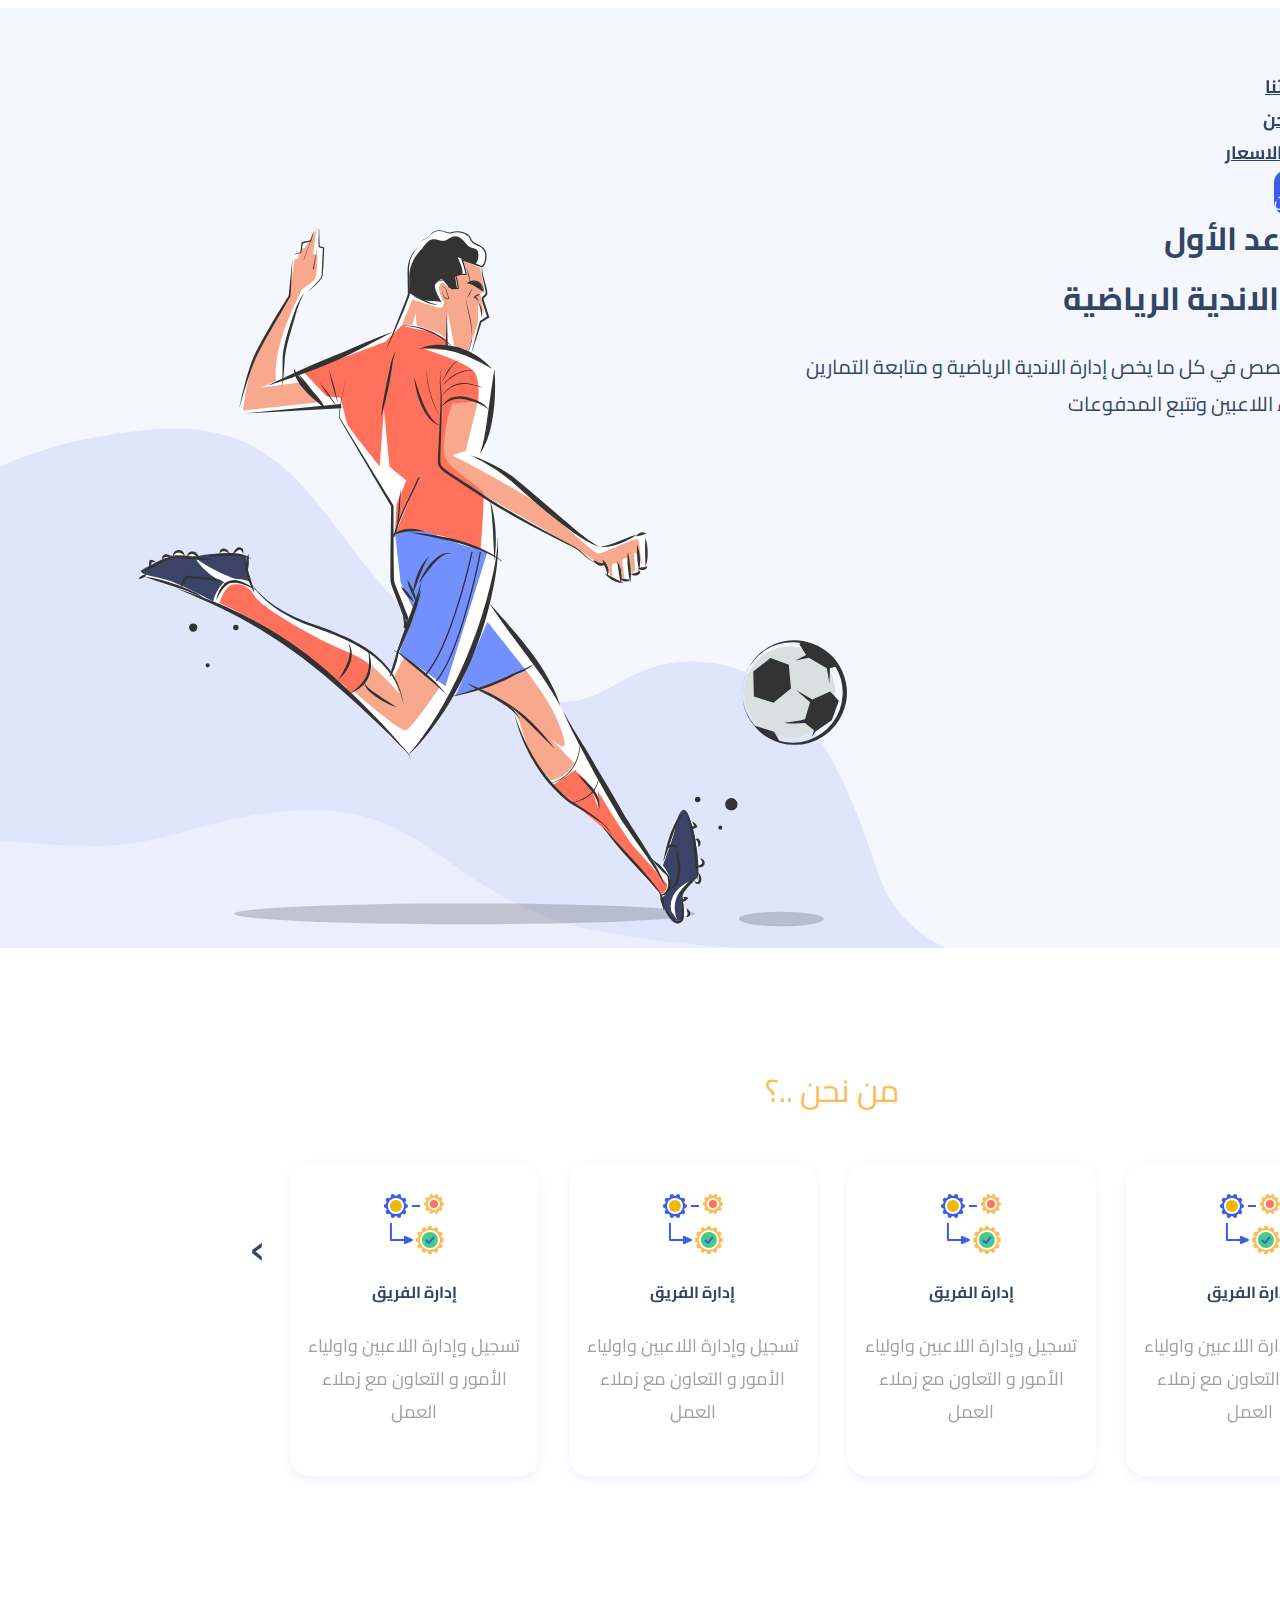
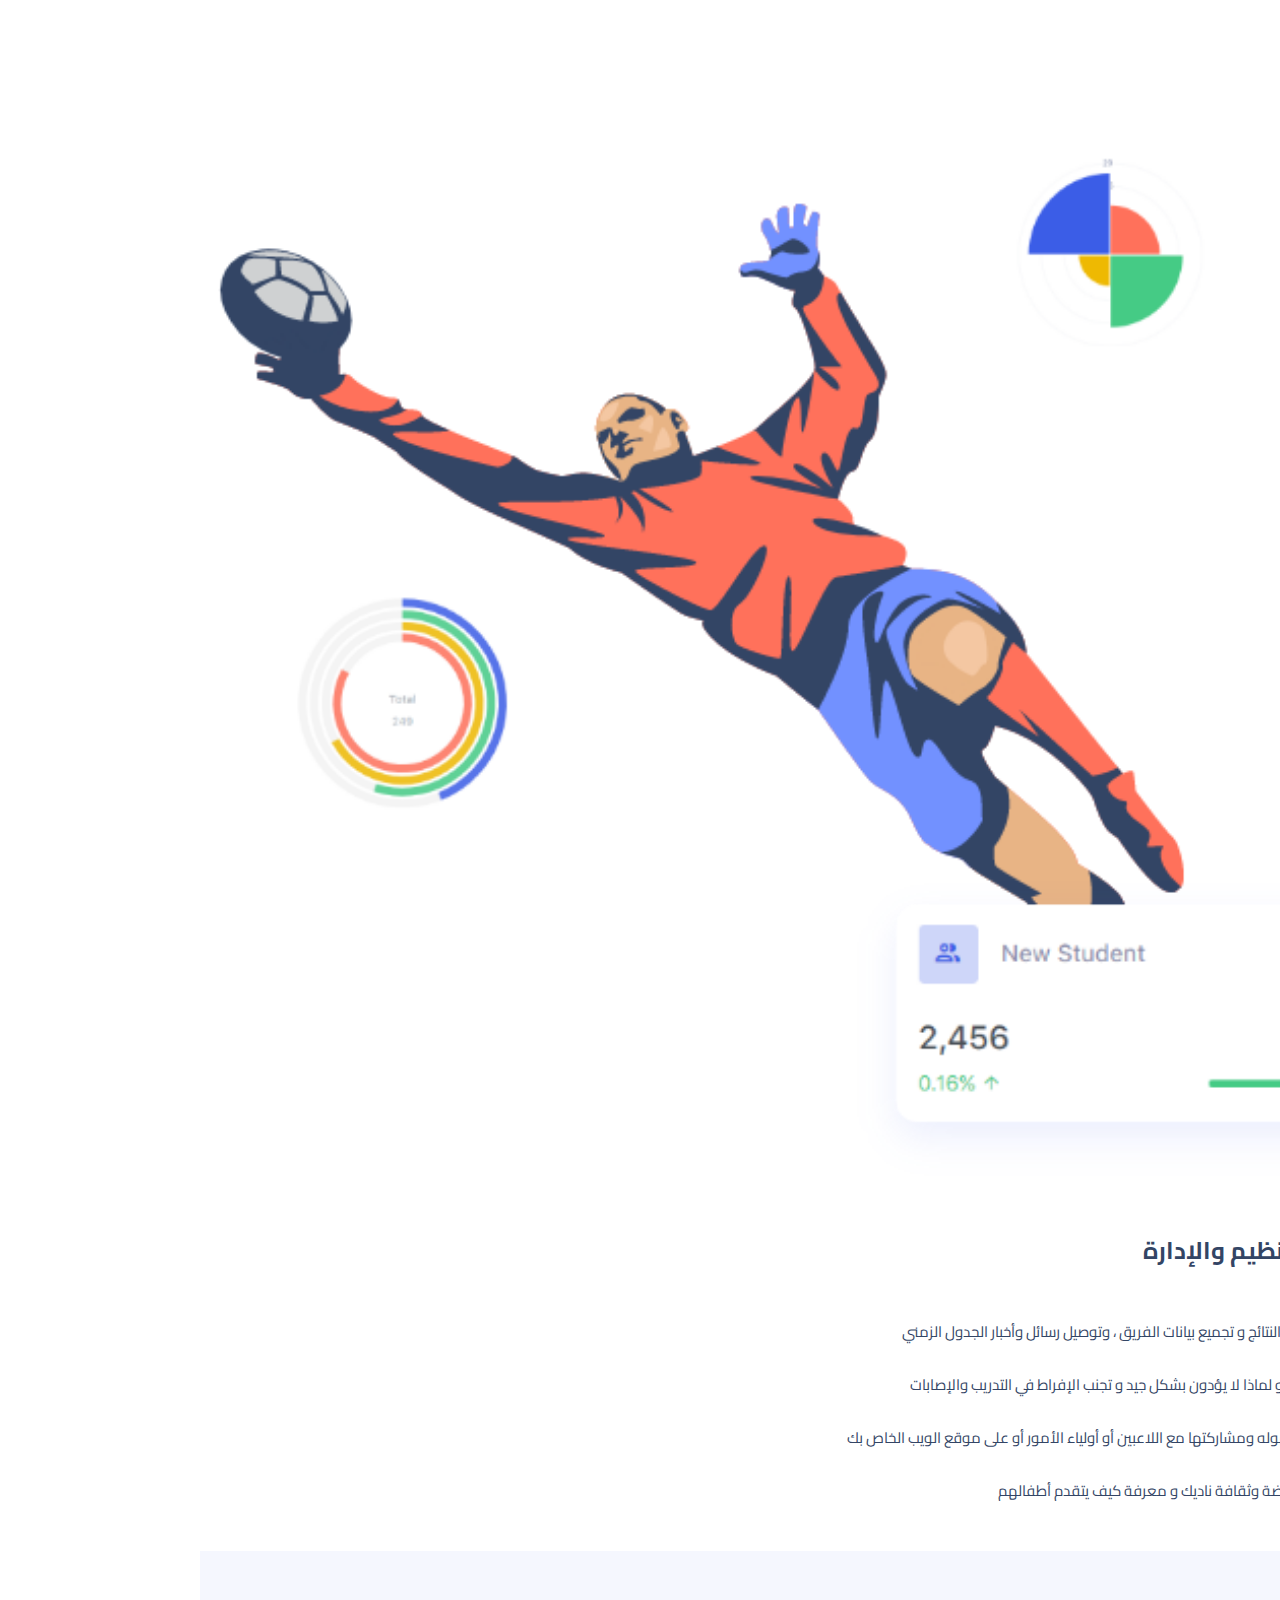
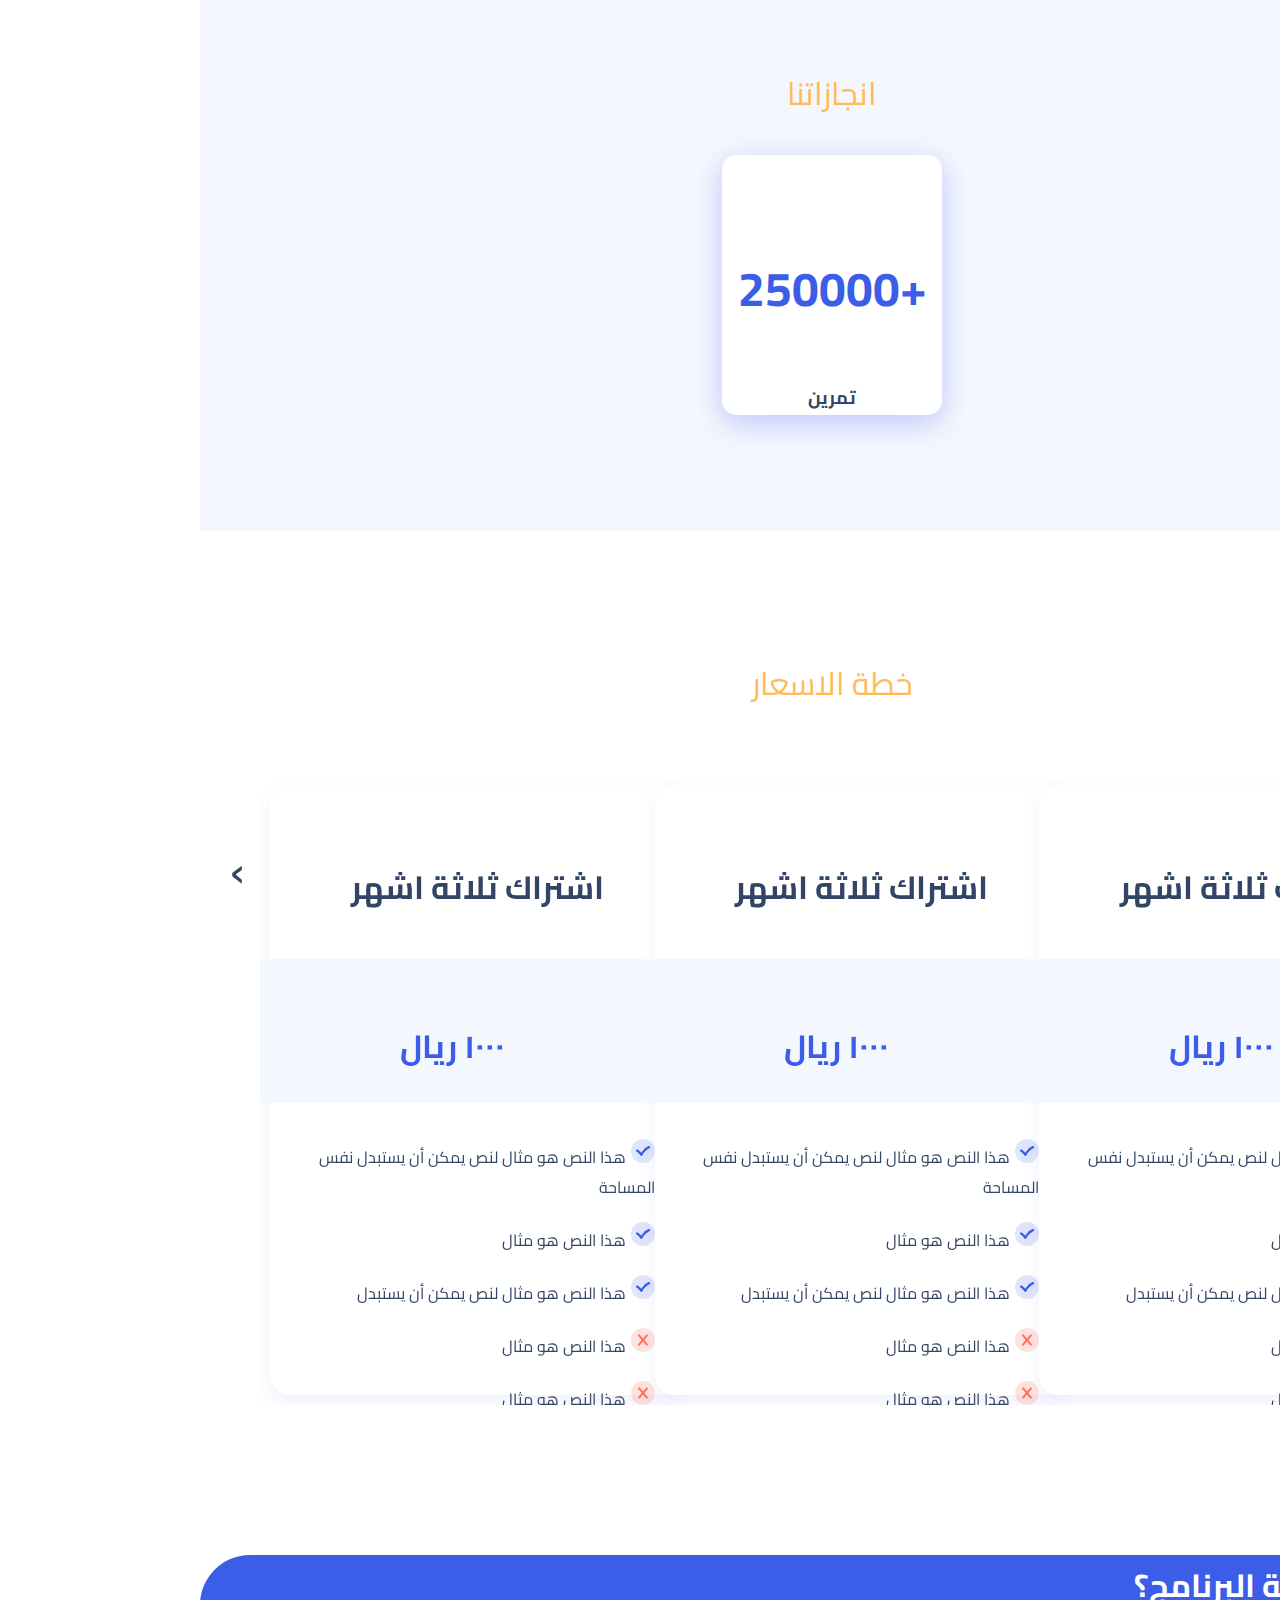
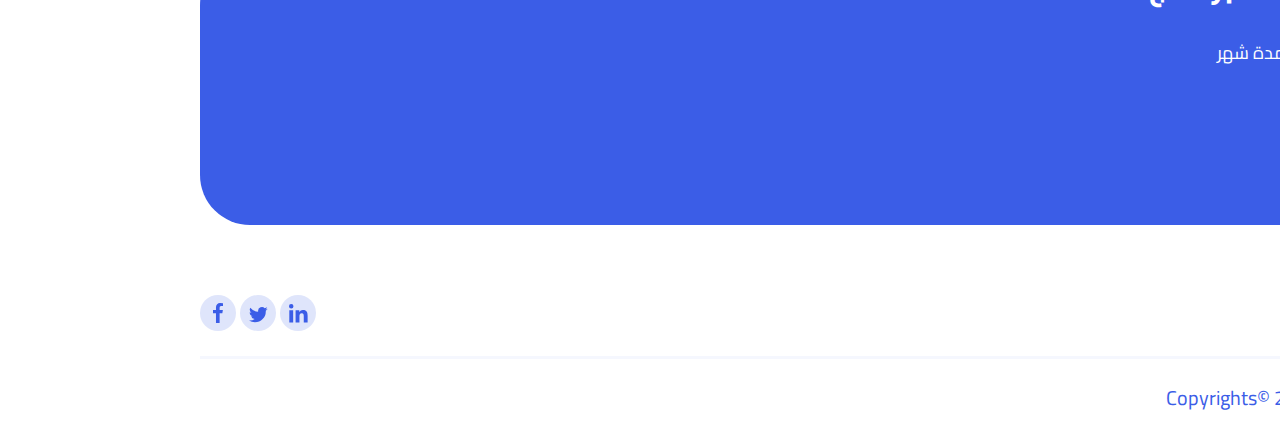
<file: index.html>
<!DOCTYPE html>
<html lang="en">
<head>
    <meta charset="UTF-8">
    <meta http-equiv="X-UA-Compatible" content="IE=edge">
    <meta name="viewport" content="width=device-width, initial-scale=1.0">
    <link rel="preconnect" href="https://fonts.googleapis.com">
    <link rel="preconnect" href="https://fonts.gstatic.com" crossorigin>
    <link rel="stylesheet" href="css/owl.carousel.min.css">
    <link href="https://fonts.googleapis.com/css2?family=Cairo:wght@300;400;700&display=swap" rel="stylesheet">
<link href="https://cdn.jsdelivr.net/npm/bootstrap@5.1.0/dist/css/bootstrap.min.css" rel="stylesheet" integrity="sha384-KyZXEAg3QhqLMpG8r+8fhAXLRk2vvoC2f3B09zVXn8CA5QIVfZOJ3BCsw2P0p/We" crossorigin="anonymous"> 
    
<link rel="stylesheet" href="css/all.min.css">

    <link rel="stylesheet" href="css/main.css">
    
    <title>sporty</title>
</head>
<body>

<!-- start of header -->
<header>
  <navigation id="navigation">
    <div class="container">
      <div class="row">
        <div class="col-md-12">
          <nav class="navbar navbar-expand-lg navbar-light ">
            <a class="navbar-brand" href="index.html"><img src="img/logo.png" alt="logo"></a>
            <button class="navbar-toggler" type="button" data-toggle="collapse" data-target="#navbarSupportedContent" aria-controls="navbarSupportedContent" aria-expanded="false" aria-label="Toggle navigation">
              <span class="navbar-toggler-icon"></span>
            </button>
          
            <div class="collapse navbar-collapse" id="navbarSupportedContent">
              <ul class="navbar-nav">
                <li class="nav-item active">
                  <a class="nav-link" href="#perfectmanging">خدماتنا</a>
                </li>
                <li class="nav-item">
                  <a class="nav-link" href="#about">من نحن</a>
                </li>
                <li class="nav-item">
                    <a class="nav-link" href="#prices">خطة الاسعار</a>
                  </li>
               
               
              </ul>
              <form class="form-inline my-2 my-lg-0 ">
                <button class="btn login-btn  my-2 my-sm-0" type="submit">تسجيل الدخول</button>
                <a href="submit-form.html" class="btn inroll-btn my-2 my-sm-0">
                  اشترك الان
                </a>
                
              </form>
            </div>
          </nav>
        </div>
      </div>
    </div>
  
</navigation>
<div class="container header-text">
    <div class="row">
        <div class="col-md-6">
            <div class="main-text">
                <h1>المساعد الأول <br> لإدارة الاندية الرياضية</h1>
                <p>برنامج متخصص في كل ما يخص إدارة الاندية الرياضية و متابعة التمارين <br> و تطور أداء اللاعبين وتتبع المدفوعات</p>
                <a href="submit-form.html" class="btn order-btn my-2 my-sm-0">
                  اشترك الان
                </a>
            </div>
        </div>
        <div class="col-md-6"></div>
    </div>
</div>

<div class="header-background">
    <img src="img/ILLUSTRATION1.svg" alt="">
</div>

</header>
<!-- end of header -->
<!-- start of about us -->
<div class="about" id="about">
  <div class="container">
    <div class="row">
      <div class="col-md-12 p-5">
        <p class="question">من نحن ..؟</p>
      </div>
    </div>
    <div class="row">
      <div class="col-md-12">
        <div class="owl-one owl-carousel owl-theme">
          <div class="item">
            <div class="about-card">
              <div class="card-logo">
                <img src="img/manage.svg" alt="manage">
              </div>
              <div class="card-description">
                <h4>إدارة الفريق</h4>
                <p>تسجيل وإدارة اللاعبين واولياء الأمور و التعاون مع زملاء العمل</p>
              </div>
            </div>
          </div>
          <div class="item">
            <div class="about-card">
              <div class="card-logo">
                <img src="img/manage.svg" alt="manage">
              </div>
              <div class="card-description">
                <h4>إدارة الفريق</h4>
                <p>تسجيل وإدارة اللاعبين واولياء الأمور و التعاون مع زملاء العمل</p>
              </div>
            </div>
          </div>
          <div class="item">
            <div class="about-card">
              <div class="card-logo">
                <img src="img/manage.svg" alt="manage">
              </div>
              <div class="card-description">
                <h4>إدارة الفريق</h4>
                <p>تسجيل وإدارة اللاعبين واولياء الأمور و التعاون مع زملاء العمل</p>
              </div>
            </div>
          </div>
          <div class="item">
            <div class="about-card">
              <div class="card-logo">
                <img src="img/manage.svg" alt="manage">
              </div>
              <div class="card-description">
                <h4>إدارة الفريق</h4>
                <p>تسجيل وإدارة اللاعبين واولياء الأمور و التعاون مع زملاء العمل</p>
              </div>
            </div>
          </div>
          <div class="item">
            <div class="about-card">
              <div class="card-logo">
                <img src="img/tracking.svg" alt="manage">
              </div>
              <div class="card-description">
                <h4>متابعة أداء اللاعبين</h4>
                <p>أنشئ خططًا للموسم و تتبع أي شيء مهم للاعبيك و احصل على نظرة عامة للنتائج</p>
              </div>
            </div>
          </div>
          <div class="item">
            <div class="about-card">
              <div class="card-logo">
                <img src="img/payment.svg" alt="manage">
              </div>
              <div class="card-description">
                <h4>ارسال وتتبع المدفوعات</h4>
                <p>إعداد وإرسال الفواتير للاعبين في دقائق و تتبع المدفوعات و استيراد كشف الحساب المصرفي</p>
              </div>
            </div>
          </div>
          <div class="item">
            <div class="about-card">
              <div class="card-logo">
                <img src="img/contact.svg" alt="manage">
              </div>
              <div class="card-description">
                <h4>سهولة التواصل</h4>
                <p>الوصول إلى اللاعبين وأولياء الأمور من خلال رسائل مخصصة أو إرسال إشعارات التطبيقات</p>
              </div>
            </div>
          </div>
          <div class="item">
            <div class="about-card">
              <div class="card-logo">
                <img src="img/contact.svg" alt="manage">
              </div>
              <div class="card-description">
                <h4>سهولة التواصل</h4>
                <p>الوصول إلى اللاعبين وأولياء الأمور من خلال رسائل مخصصة أو إرسال إشعارات التطبيقات</p>
              </div>
            </div>
          </div>
          <div class="item">
            <div class="about-card">
              <div class="card-logo">
                <img src="img/contact.svg" alt="manage">
              </div>
              <div class="card-description">
                <h4>سهولة التواصل</h4>
                <p>الوصول إلى اللاعبين وأولياء الأمور من خلال رسائل مخصصة أو إرسال إشعارات التطبيقات</p>
              </div>
            </div>
          </div>
          <div class="item">
            <div class="about-card">
              <div class="card-logo">
                <img src="img/contact.svg" alt="manage">
              </div>
              <div class="card-description">
                <h4>سهولة التواصل</h4>
                <p>الوصول إلى اللاعبين وأولياء الأمور من خلال رسائل مخصصة أو إرسال إشعارات التطبيقات</p>
              </div>
            </div>
          </div>
          <div class="item">
            <div class="about-card">
              <div class="card-logo">
                <img src="img/contact.svg" alt="manage">
              </div>
              <div class="card-description">
                <h4>سهولة التواصل</h4>
                <p>الوصول إلى اللاعبين وأولياء الأمور من خلال رسائل مخصصة أو إرسال إشعارات التطبيقات</p>
              </div>
            </div>
          </div>
          <div class="item">
            <div class="about-card">
              <div class="card-logo">
                <img src="img/contact.svg" alt="manage">
              </div>
              <div class="card-description">
                <h4>سهولة التواصل</h4>
                <p>الوصول إلى اللاعبين وأولياء الأمور من خلال رسائل مخصصة أو إرسال إشعارات التطبيقات</p>
              </div>
            </div>
          </div>
          <div class="item">
            <div class="about-card">
              <div class="card-logo">
                <img src="img/contact.svg" alt="manage">
              </div>
              <div class="card-description">
                <h4>سهولة التواصل</h4>
                <p>الوصول إلى اللاعبين وأولياء الأمور من خلال رسائل مخصصة أو إرسال إشعارات التطبيقات</p>
              </div>
            </div>
          </div>
      
      </div>
      </div>
    </div>
    <!-- <div class="row">
      <div class="col-md-3">
        <div class="about-card">
          <div class="card-logo">
            <img src="img/manage.svg" alt="manage">
          </div>
          <div class="card-description">
            <h4>إدارة الفريق</h4>
            <p>تسجيل وإدارة اللاعبين واولياء الأمور و التعاون مع زملاء العمل</p>
          </div>
        </div>
      </div>
      <div class="col-md-3">
        <div class="about-card">
          <div class="card-logo">
            <img src="img/tracking.svg" alt="manage">
          </div>
          <div class="card-description">
            <h4>متابعة أداء اللاعبين</h4>
            <p>أنشئ خططًا للموسم و تتبع أي شيء مهم للاعبيك و احصل على نظرة عامة للنتائج</p>
          </div>
        </div>
      </div>
      <div class="col-md-3">
        <div class="about-card">
          <div class="card-logo">
            <img src="img/payment.svg" alt="manage">
          </div>
          <div class="card-description">
            <h4>ارسال وتتبع المدفوعات</h4>
            <p>إعداد وإرسال الفواتير للاعبين في دقائق و تتبع المدفوعات و استيراد كشف الحساب المصرفي</p>
          </div>
        </div>
      </div>
      <div class="col-md-3">
        <div class="about-card">
          <div class="card-logo">
            <img src="img/contact.svg" alt="manage">
          </div>
          <div class="card-description">
            <h4>سهولة التواصل</h4>
            <p>الوصول إلى اللاعبين وأولياء الأمور من خلال رسائل مخصصة أو إرسال إشعارات التطبيقات</p>
          </div>
        </div>
      </div>
    </div> -->
  </div>
</div>
<!-- end of about -->
<!-- start of perfect-manging -->
<div class="perfect-manging" id="perfectmanging">
  <div class="container">
    <div class="row">
      <div class="col-md-12 p-5 text-center">
        <p class="question">خدماتنا ...</p>
      </div>
    </div>
    <div class="row">
      <div class="col-md-6 p-0">
        <!-- <div class="manging-img">

        </div> -->
        <img class="manging-img" src="img/illustration2.png" alt="">
      </div>
      <div class="col-md-6 pt-5">
        <h2>الأداة المثالية للتنظيم والإدارة</h2>
        <ul>
          <li><img src="img/checked.svg" alt="cheched"><span>وفر وقت التخطيط و تحليل النتائج و تجميع بيانات الفريق ، وتوصيل رسائل وأخبار الجدول الزمني</span></li>
          <li><img src="img/checked.svg" alt="cheched"><span>اعرف أين يتفوق لاعبوك أو لماذا لا يؤدون بشكل جيد و تجنب الإفراط في التدريب والإصابات</span></li>
          <li><img src="img/checked.svg" alt="cheched"><span>يمكنك انشاء الجداول بسهوله ومشاركتها مع اللاعبين أو أولياء الأمور أو على موقع الويب الخاص بك</span></li>
          <li><img src="img/checked.svg" alt="cheched"><span>قم بتثقيف الآباء حول الرياضة وثقافة ناديك و معرفة كيف يتقدم أطفالهم</span></li>
        </ul>
        <a href="submit-form.html" class="btn order-btn my-2 my-sm-0">
          اشترك الان
        </a>
      </div>
    </div>
  </div>
</div>
<!-- end of perfect-manging -->
<!-- start of achivments -->
<div class="achivments p-5" id="achivments">
  <div class="container">
    <div class="row">
    <div class="col-md-12 p-4">
      <p class="our-achivement">انجازاتنا</p>
    </div>
    </div>
    <div class="row">
      <div class="col-md-4 main-achiev">
        <div class="achivment-card">
          <p class="number"><span>+</span>6000</p>
          <p>مدرب</p>
        </div>
      </div>
      <div class="col-md-4 main-achiev">
        <div class="achivment-card ">
          <p class="number"><span>+</span>54000</p>
          <p>رياضى</p>
        </div>
      </div>
      <div class="col-md-4 main-achiev">
        <div class="achivment-card">
          <p class="number"><span>+</span>250000</p>
          <p>تمرين</p>
        </div>
      </div>
    </div>
  </div>
</div>
<!-- end of achivments -->
<!-- start of prices -->
<div class="prices" id="prices">
  <div class="container">
    <div class="row">
      <div class="col-md-12">
        <p class="price-role">خطة الاسعار</p>
      </div>
    </div>
    <div class="row">
      <div class="col-md-12">
        <div   class=" owl-two owl-carousel owl-theme">
          <div class="item">
            <div class="price-card">
              <p class="main-title">اشتراك ثلاثة اشهر</p>
              <div class="price">
                <p>١٠٠٠ ريال</p>
              </div>
              <div class="card-achivments">
                <ul>
                  <li><img src="img/checked.svg" alt="cheched"><span>هذا النص هو مثال لنص يمكن أن يستبدل نفس المساحة</span></li>
                  <li><img src="img/checked.svg" alt="cheched"><span>هذا النص هو مثال</span></li>
                  <li><img src="img/checked.svg" alt="cheched"><span>هذا النص هو مثال لنص يمكن أن يستبدل</span></li>
                  <li><img src="img/cancel.svg" alt="cheched"><span>هذا النص هو مثال</span></li>
                  <li><img src="img/cancel.svg" alt="cheched"><span>هذا النص هو مثال</span></li>
                </ul>
              </div>
              <a href="submit-form.html" class="btn inroll-btn my-2 my-sm-0">
                اشترك الان
              </a>
            </div>
          </div>
          <div class="item">
            <div class="price-card">
              <p class="main-title">اشتراك ثلاثة اشهر</p>
              <div class="price">
                <p>١٠٠٠ ريال</p>
              </div>
              <div class="card-achivments">
                <ul>
                  <li><img src="img/checked.svg" alt="cheched"><span>هذا النص هو مثال لنص يمكن أن يستبدل نفس المساحة</span></li>
                  <li><img src="img/checked.svg" alt="cheched"><span>هذا النص هو مثال</span></li>
                  <li><img src="img/checked.svg" alt="cheched"><span>هذا النص هو مثال لنص يمكن أن يستبدل</span></li>
                  <li><img src="img/cancel.svg" alt="cheched"><span>هذا النص هو مثال</span></li>
                  <li><img src="img/cancel.svg" alt="cheched"><span>هذا النص هو مثال</span></li>
                </ul>
              </div>
              <a href="submit-form.html" class="btn inroll-btn my-2 my-sm-0">
                اشترك الان
              </a>
            </div>
          </div>
          <div class="item">
            <div class="price-card">
              <p class="main-title">اشتراك ثلاثة اشهر</p>
              <div class="price">
                <p>١٠٠٠ ريال</p>
              </div>
              <div class="card-achivments">
                <ul>
                  <li><img src="img/checked.svg" alt="cheched"><span>هذا النص هو مثال لنص يمكن أن يستبدل نفس المساحة</span></li>
                  <li><img src="img/checked.svg" alt="cheched"><span>هذا النص هو مثال</span></li>
                  <li><img src="img/checked.svg" alt="cheched"><span>هذا النص هو مثال لنص يمكن أن يستبدل</span></li>
                  <li><img src="img/cancel.svg" alt="cheched"><span>هذا النص هو مثال</span></li>
                  <li><img src="img/cancel.svg" alt="cheched"><span>هذا النص هو مثال</span></li>
                </ul>
              </div>
              <a href="submit-form.html" class="btn inroll-btn my-2 my-sm-0">
                اشترك الان
              </a>
            </div>
          </div>
          <div class="item">
            <div class="price-card">
              <p class="main-title">اشتراك ستة اشهر </p>
              <div class="price">
                <p>١٥٠٠ ريال</p>
              </div>
              <div class="card-achivments">
                <ul>
                  <li><img src="img/checked.svg" alt="cheched"><span>هذا النص هو مثال لنص يمكن أن يستبدل نفس المساحة</span></li>
                  <li><img src="img/checked.svg" alt="cheched"><span>هذا النص هو مثال</span></li>
                  <li><img src="img/checked.svg" alt="cheched"><span>هذا النص هو مثال لنص يمكن أن يستبدل</span></li>
                  <li><img src="img/cancel.svg" alt="cheched"><span>هذا النص هو مثال</span></li>
                  <li><img src="img/cancel.svg" alt="cheched"><span>هذا النص هو مثال</span></li>
                </ul>
              </div>
              <a href="submit-form.html" class="btn inroll-btn my-2 my-sm-0">
                اشترك الان
              </a>
            </div>
          </div>
          <div class="item">
            <div class="price-card">
              <p class="main-title">اشتراك سنه</p>
              <div class="price">
                <p>	٢٥٠٠ ريال</p>
              </div>
              <div class="card-achivments">
                <ul>
                  <li><img src="img/checked.svg" alt="cheched"><span>هذا النص هو مثال لنص يمكن أن يستبدل نفس المساحة</span></li>
                  <li><img src="img/checked.svg" alt="cheched"><span>هذا النص هو مثال</span></li>
                  <li><img src="img/checked.svg" alt="cheched"><span>هذا النص هو مثال لنص يمكن أن يستبدل</span></li>
                  <li><img src="img/cancel.svg" alt="cheched"><span>هذا النص هو مثال</span></li>
                  <li><img src="img/cancel.svg" alt="cheched"><span>هذا النص هو مثال</span></li>
                </ul>
              </div>
              <a href="submit-form.html" class="btn inroll-btn my-2 my-sm-0">
                اشترك الان
              </a>
            </div>
          </div>
          <div class="item">
            <div class="price-card">
              <p class="main-title">اشتراك سنه</p>
              <div class="price">
                <p>	٢٥٠٠ ريال</p>
              </div>
              <div class="card-achivments">
                <ul>
                  <li><img src="img/checked.svg" alt="cheched"><span>هذا النص هو مثال لنص يمكن أن يستبدل نفس المساحة</span></li>
                  <li><img src="img/checked.svg" alt="cheched"><span>هذا النص هو مثال</span></li>
                  <li><img src="img/checked.svg" alt="cheched"><span>هذا النص هو مثال لنص يمكن أن يستبدل</span></li>
                  <li><img src="img/cancel.svg" alt="cheched"><span>هذا النص هو مثال</span></li>
                  <li><img src="img/cancel.svg" alt="cheched"><span>هذا النص هو مثال</span></li>
                </ul>
              </div>
              <a href="submit-form.html" class="btn inroll-btn my-2 my-sm-0">
                اشترك الان
              </a>
            </div>
          </div>
      
      </div>
      </div>
    </div>
   
  </div>
</div>
<!-- end of prices -->
<!-- footer -->
<div class="footer">
  <div class="container">
    <div class="row">
      <div class="col-md-12 text-center footer-info">
        <h1>ترغب في تجربة البرنامج؟</h1>
        <p>احصل على تجربة مجانية لمدة شهر</p>
        <a href="submit-form.html" class="btn order-btn my-2 my-sm-0">
          اشترك الان
        </a>
      </div>
    </div>
    <div class="row pt-4" style="border-bottom:  3px solid #F5F7FE;;">
      <div class="col-md-6 logo">
        <img src="img/logo.png" alt="">
      </div>
      <div class="col-md-6 text-left">
        <div class="sociel-icons">
          <ul>
            <li><img src="img/in.svg" alt=""></li>
            <li><img src="img/t.svg" alt=""></li>
            
            <li><img src="img/f.svg" alt=""></li>
            
            
          </ul>
        </div>
      </div>
    </div>
    <div class="row p-4">
      <div class="col-md-12 text-center">
        <p class="copy-right">Copyrights© 2021 Devest company</p>
      </div>
    </div>
  </div>
</div>
<!-- end of footer -->
<script src="js/jquery-3.5.1.min.js"></script>

<script src="https://cdn.jsdelivr.net/npm/popper.js@1.16.0/dist/umd/popper.min.js"
integrity="sha384-Q6E9RHvbIyZFJoft+2mJbHaEWldlvI9IOYy5n3zV9zzTtmI3UksdQRVvoxMfooAo"
crossorigin="anonymous"></script>
<script src="https://stackpath.bootstrapcdn.com/bootstrap/4.5.0/js/bootstrap.min.js"
integrity="sha384-OgVRvuATP1z7JjHLkuOU7Xw704+h835Lr+6QL9UvYjZE3Ipu6Tp75j7Bh/kR0JKI"
crossorigin="anonymous"></script>
<script src="js/owl.carousel.min.js"></script>
 <script src="js/all.min.js"></script> 
 <script src="js/app.js"></script>
 <script src="js/carousol.js"></script>

</body>
</html>
</file>
<file: css/main.css>
body {
    font-family: 'Cairo', sans-serif;
    direction: rtl;
    text-align: right;
}

/* start of navigation */
navigation {
    position: fixed;
    z-index: 1000;
    width: 100%;
    top: 0;
    left: 0;
}

nav .navbar-collapse .navbar-nav {
    margin-left: auto;
    margin-right: auto;
    padding-right: 150px;

}

nav .navbar-collapse .navbar-nav li {
    margin-left: 20px;
}

.navbar-light .navbar-brand img {
    width: 80%;
    height: 80%;
}

.navbar-light .nav-item .nav-link {
    color: #334565 !important;
    font-size: 18px;
    font-weight: bold;
    cursor: pointer;
}

navigation .navbar-light .navbar-brand img {
    width: 105px;
    height: 45px;
}

navigation .navbar-light .navbar-collapse .form-inline .login-btn {
    color: #334565;
    font-size: 18px;
    font-weight: bold;
}

navigation .navbar-light .navbar-collapse .form-inline .inroll-btn {
    background-color: #3B5DE7;
    border-radius: 13px;
    width: 180px;
    height: 58px;
    color: #ffffff;
    padding-top: 15px;
}

@media (max-width:600px) {
    navigation .navbar-light .navbar-brand img {
        height: 43px;
    }

    navigation {
        padding: 10px 5px;
    }

}

@media (max-width:1000px) {
    nav .navbar-collapse .navbar-nav {
        padding-right: 0;
    }

    navigation .navbar-light .navbar-collapse .form-inline .login-btn {
        display: inherit;
    }
}

@media (max-width:991px) {
    navigation .navbar-light .navbar-collapse .form-inline .inroll-btn {
        background-color: unset;
        color: #334565;
        width: auto;
        height: auto;
        font-size: 18px;
        font-weight: bold;
        padding: 0;
    }

    navigation .navbar-light .navbar-collapse .form-inline .login-btn {
        padding: 0;
    }
}

/* end of navigation */
/* start of header */
header {
    background-color: #F5F7FE;
    width: 100%;
    height: 100vh;
    padding: 20px 100px;
    position: relative;
}

.header-background {
    width: 105vh;
    height: 80vh;

    position: absolute;
    bottom: 0;
    left: 0;
}

.header-background img {
    width: 100%;

}

.main-text {
    color: #334565;
    margin-top: 180px;
}

.main-text h1 {
    font-weight: bold;
    line-height: 60px;
    margin-bottom: 20px;
}

.main-text p {
    font-size: 20px;
}

.main-text .order-btn {
    background-color: #3B5DE7;
    border-radius: 13px;
    width: 180px;
    height: 58px;
    color: #ffffff;
    margin-top: 30px;
    padding-top: 15px;
}

@media (max-width:1000px) {
    .header-background {
        width: 100%;
        height: 60vh;
        padding: 10px;

    }
}

@media (max-width:820px) {
    .header-background {
        width: 100%;
        height: 55vh;
    }
}

@media (max-width:600px) {
 

    header {
        padding: 20px;

    }

    .main-text .order-btn {
        width: 100%;
    }

    .main-text {
        margin-top: 400px;
    }
}

@media (max-width:770px) {
    .header-background {
        width: 100%;
        height: 45vh !important;
        bottom: unset;
        top: 115px;

    }

    header {
        padding: 20px;

    }

    .main-text .order-btn {
        width: 100%;
    }

    .main-text {
        margin-top: 450px;
    }
}

@media (max-width:360px) {
    .main-text{
        margin-top: 400px !important;
        
    }  
    header {
        height: 130vh !important;
   
       }  
}
/* end of header */
/* start of about */
.about {
    height: auto;
    text-align: center;
    align-items: center;
    padding: 80px;
    direction: ltr;
}

.question {
    color: #FFBB57;
    font-size: 32px;
}

.about-card {
    width: 300px;
    height: 250px;
    background: #ffffff;
    box-shadow: 0px 4px 10px #3B5DE714;
    border-radius: 20px;
    opacity: 1;
    padding: 30px 15px;
    text-align: center;
}

.owl-prev {
    position: absolute;
    left: 0;
    transform: translate(-30px, 50%);
    top: 0;

}

.owl-prev span {
    font-size: 50px;
    color: #334565;
}

.owl-next {
    position: absolute;
    right: 0;
    transform: translate(30px, 50%);
    top: 0;

}

.owl-next span {
    font-size: 50px;
    color: #334565;
}

@media (max-width:600px) {
    .owl-prev {
        display: none;
    }

    .owl-next {
        display: none;
    }
}

.about-card .card-logo img {
    width: 64px;
    height: 64px;
    margin-right: auto;
    margin-left: auto;
}

.about-card:hover {
    background-color: #F5F7FE;
}

.about-card .card-description h4 {
    color: #334565;
    font-weight: bold;
}

.about-card .card-description p {
    color: #9F9F9F;
    font-size: 18px;
}

@media (max-width:1000px) {
    .about {
        padding: 20px;
    }

    .about-card {
        margin-top: 10px;
    }
}

@media (max-width:1350px) {
    .about-card {
        width: auto;
        height: auto;
    }
}

/* end of about */
/* start oof perfect-manging */
.perfect-manging .manging-img {
    width: 100%;
    height: 100%;
}

.perfect-manging h2 {
    color: #334565;
    font-weight: bold;
}

.perfect-manging ul {
    padding: 0;

}

.perfect-manging ul li {
    list-style: none;
    padding-top: 20px;
}

.perfect-manging ul li span {
    color: #334565;
    font-size: 15px;
    margin-right: 5px;
}

.perfect-manging .order-btn {
    background-color: #3B5DE7;
    border-radius: 13px;
    width: 180px;
    height: 58px;
    color: #ffffff;
    margin-top: 30px;
    padding-top: 15px;
}

@media (max-width:600px) {
    .perfect-manging .manging-img {
        display: none;
    }

    .perfect-manging .order-btn {
        margin-bottom: 30px;
        width: 100%;
    }
}

@media (max-width:1200px) {
    .perfect-manging .manging-img {
        width: 540px;
        height: 250px;
    }

}

@media (max-width:1000px) {
    .perfect-manging .manging-img {
        width: 400px;
        height: 250px;
    }

}

@media (max-width:990px) {
    .perfect-manging .manging-img {

        height: 425px;
    }

}

/* end of perfect-manging */
/* start of achivments */
.achivments {
    height: 420px;
    text-align: center;
    align-items: center;
    padding: 80px;
    background-color: #F5F7FE;
}

.achivments .our-achivement {
    color: #FFBB57;
    font-size: 32px;
}

.achivments .achivment-card {
    width: 220px;
    height: 220px;
    box-shadow: 0px 8px 30px #3B5DE71A;
    border-radius: 15px;
    position: absolute;
    transform: translate(-50%, 0px);
    left: 50%;
    background-color: #FFFFFF;
    padding-top: 40px;
}

.achivments .achivment-card p {
    color: #334565;
    font-weight: bold;
    font-size: 18px;
}

.achivments .achivment-card .number {
    font-size: 48px;
    color: #3B5DE7;
}

.main-achiev {
    position: relative;
}

@media (max-width:1000px) {
    .achivments .achivment-card {
        position: unset;
        left: 0;
        transform: unset !important;
        margin-top: 10px;
        margin-right: 20px;
    }

    .achivments {
        height: 950px;
    }
}

@media (max-width:765px) {
    .achivments .achivment-card {
        transform: translate(-50%, 0px);
    }
}

/* end of achivments */
/* start of prices */
.prices {
    text-align: center;
    align-items: center;
    padding: 60px;
    direction: ltr;
}

.item {
    padding: 10px;
}

.price-role {
    color: #FFBB57;
    font-size: 32px;
    padding: 30px 0;
}

.price-card {
    width: 100%;
    height: 550px;
    background: #FFFFFF 0% 0% no-repeat padding-box;
    box-shadow: 0px 8px 20px #3B5DE714;
    border-radius: 20px;
    opacity: 1;
    padding: 30px;
    direction: rtl;
}

.price-card .main-title {
    color: #334565;
    font-weight: bold;
    padding: 10px 0;
    font-size: 32px;
}

.price-card .price {
    width: 100%;
    height: 94px;
    background: #F5F7FE 0% 0% no-repeat padding-box;
    border-radius: 10px;
    color: #3B5DE7;
    font-size: 32px;
    font-weight: bold;
    padding: 25px;
}

.price-card .card-achivments {
    text-align: right;

}

.price-card .card-achivments ul {
    padding: 0;

}

.price-card .card-achivments ul img {
    width: 24px;
    height: 24px;
    display: inline-block;
}

.price-card .card-achivments li {
    list-style: none;
    padding-top: 20px;
}

.price-card .card-achivments span {
    color: #334565;
    font-size: 16px;
    margin-right: 5px;
}

.price-card .inroll-btn {
    background-color: #3B5DE7;
    border-radius: 13px;
    width: 160px;
    height: 58px;
    color: #ffffff;
    margin-top: 30px;
    padding-top: 15px;
}

@media (max-width:600px) {
    .prices {
        padding: 0;
    }

    .price-card {
        margin-top: 10px;
    }

    .price-card .inroll-btn {
        width: 100%;
    }
}

@media (max-width:1200px) {
    .price-card {
        padding: 10px;
    }
}

@media (max-width:990px) {
    .prices {
        height: auto;
    }
}

/* end of prices */
/* footer */
.footer-info {
    background: #3B5DE7 0% 0% no-repeat padding-box;
    border-radius: 50px;
    opacity: 1;
    height: 270px;
    color: #FFFFFF;
}

.footer-info h1 {
    font-weight: bold;
    margin-top: 60px;
}

.footer-info p {
    font-size: 18px;
    margin-top: 20px;
}

.footer-info .order-btn {
    width: 198px;
    height: 58px;
    background: #FFBB57 0% 0% no-repeat padding-box;
    border-radius: 13px;
    opacity: 1;
    color: #ffffff;
    margin-top: 20px;
    padding-top: 15px;
}

.footer .logo img {
    width: 105px;
    height: 45px;
}

.sociel-icons {
    text-align: left;
}

.sociel-icons ul {
    padding: 0;
}

.sociel-icons ul li {
    list-style: none;
    display: inline;
}

.copy-right {
    font-size: 20px;
    color: #3B5DE7;
}

@media (max-width:600px) {
    .footer-info {
        border-radius: unset;
    }

    .footer-info .order-btn {
        width: 100%;
    }
}

/* end of footer */
/* start of submit form */
form .form-group {
    margin-top: 10px;
}

form .form-group label {
    font-size: 18px;
    color: #334565;
    margin-bottom: 10px;
    font-weight: bold;
}

.main-form {
    margin-top: 53px;

}

.sub-form {
    background-color: #F5F7FE;

}

.form-container {
    width: 50%;
    background-color: #ffffff;
    box-shadow: 0px 4px 10px #3B5DE714;
    padding: 20px;
    margin-top: 150px;
    margin-bottom: 20px;
    border-radius: 20px;
    opacity: 1;
    height: 90vh;
    
    overflow: hidden;
    margin-right: auto;
    margin-left: auto;
}

.coach-info,
.player-info,
.academy-info {
    width: 100%;
    background-color: #ffffff;
    box-shadow: 0px 4px 10px #3B5DE714;
    padding: 20px;
    margin-top: 20px;
    margin-bottom: 20px;
    border-radius: 20px;
    opacity: 0.7;
}

.block {
    display: block !important;
    transition: 0.9 !important;
}

.none {
    display: none !important;
    transition: 0.9 !important;
}

.coach-info,
.academy-info {
    display: none;

}

.form-floating label {
    left: unset;
    color: #334565;
    font-weight: bold;
    font-size: 16px;
    padding: 0.5rem .75rem !important;
}
.form-floating input{
    height: 50px !important;
    border-radius:15px ;
}
.coach-info h2,
.player-info h2,
.academy-info h2 {
    color: #334565;
    font-weight: bold;
}

.form-navigation {
    margin-top: 10px;
}

.form-navigation ul {
    list-style: none;
}

.form-navigation ul li {
    display: inline-block;
}

form .sub-btn {
    width: 100%;
    background-color: #3B5DE7;
    color: #ffffff;
    margin-bottom: 10px;

}

@media (max-width:767px) {
    .form-img {
        display: none;
    }
}

.has-float-label label{
    right: 0;
    color: #334565;
    font-weight: bold;
    font-size: 16px !important;
    opacity: 1 !important;
}
input:focus {
    outline: none !important;
  }
  .section-num {
      position: absolute;
      top: 13%;
      margin-right: auto;
      right: 50%;
      transform: translate(50% , 0);
      width: 80%;

  }

  .section-num ul , .section-name ul{
      list-style: none;
  }
  .section-num ul li{
      display: inline-block;
      margin-right: 50px;
      margin-left: 50px;
  }
  .section-num ul li p{
    font-weight: bold;
    color: #334565;
  }
  .section-num ul li .main-nav {
      width: 50px;
      height: 50px;
      background-color: #ffffff;
      color: #334565;
      z-index: 10000;
     
      border-radius: 50%;
      font-weight: bold;
      padding-top: 12px;
      
      
     

  }

  .current-sec{
      background-color: #334565 !important;
      color: #ffffff !important;
  }
  @media (max-width:1110px) {
    .section-num ul li{
        margin-right: 30px;
        margin-left: 30px;
    }
  }
  @media (max-width:870px) {
    .section-num ul li{
        margin-right: 20px !important;
        margin-left: 20px !important;
    } 
  }
  @media (max-width:750px) {
    .section-num ul li{
        margin-right: 10px !important;
        margin-left: 10px !important;
    } 
  }
  @media (max-width:600px) {
      .form-container{
          width: 100%;
      }
      .section-num{
          right: 48%;
          width: 100%;
      }
      .section-num ul li{
          margin-right:auto;
          margin-left: auto;
      }
  }
  @media (max-width:340px) {
    .form-container{
        height: 100vh;
    }
  }
</file>
